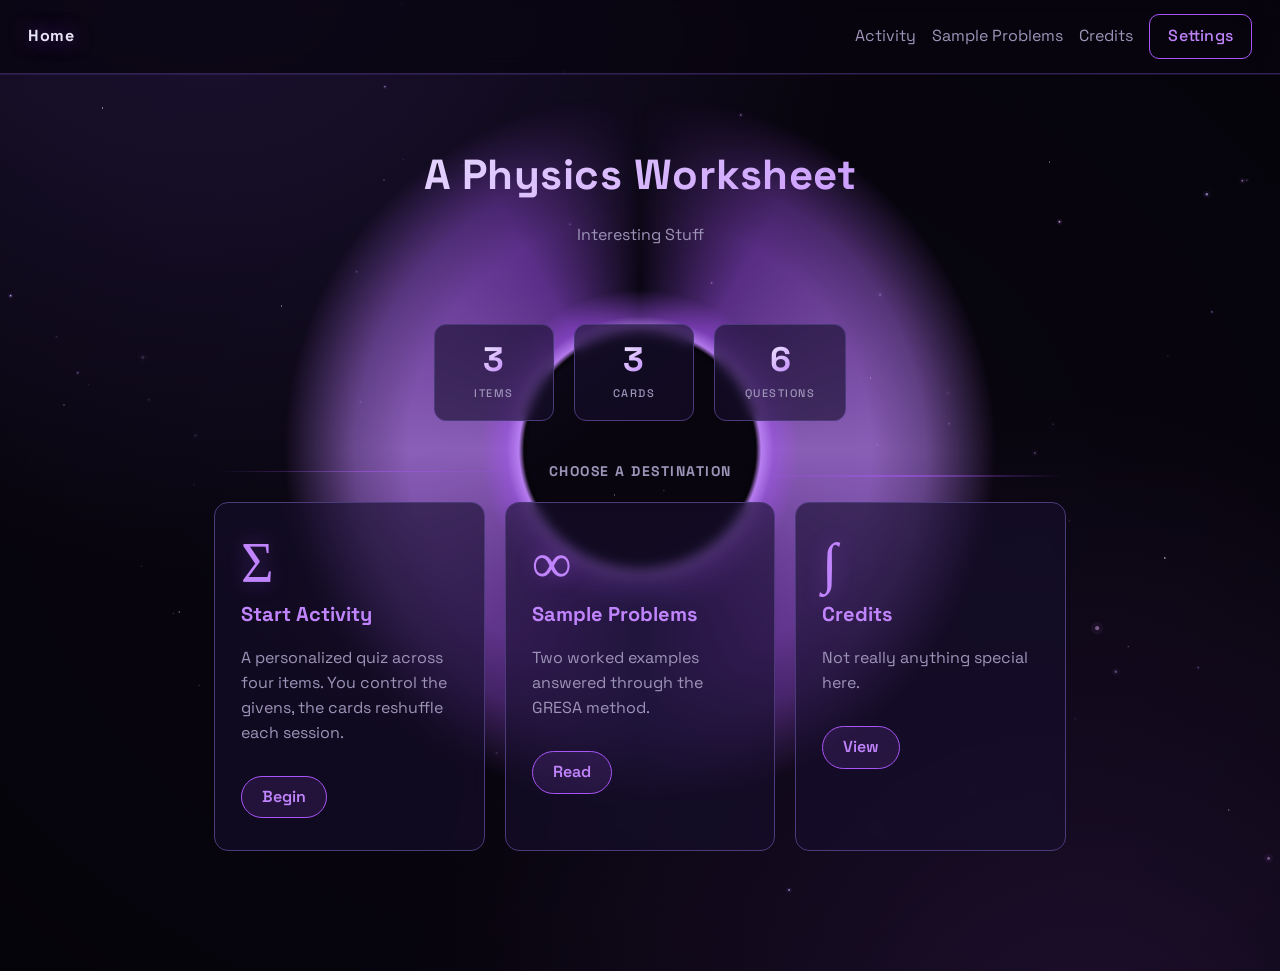
<file: index.html>
<!doctype html>
<html lang="en">
<head>
  <meta charset="utf-8">
  <meta name="viewport" content="width=device-width, initial-scale=1">
  <title>The Forces Be With You</title>
  <link rel="preconnect" href="https://fonts.googleapis.com">
  <link rel="preconnect" href="https://fonts.gstatic.com" crossorigin>
  <link rel="stylesheet" href="https://fonts.googleapis.com/css2?family=Space+Grotesk:wght@400;500;600;700&display=swap">
  <link rel="stylesheet" href="css/style.css">
</head>
<body>

<div id="blackhole" aria-hidden="true"></div>
<canvas id="particles-canvas" aria-hidden="true"></canvas>

<header class="topbar">
  <a href="index.html" class="brand">Home</a>
  <nav>
    <a href="activity.html">Activity</a>
    <a href="sample.html">Sample Problems</a>
    <a href="credits.html">Credits</a>
    <button id="settings-btn" type="button" class="ghost">Settings</button>
  </nav>
</header>

<main>
  <section class="hero">
    <h1>A Physics Worksheet</h1>
    <p class="muted">Interesting Stuff</p>
  </section>

  <div class="quick-stats">
    <div class="quick-stat">
      <span class="quick-stat-value" id="stat-items">—</span>
      <span class="quick-stat-label">Items</span>
    </div>
    <div class="quick-stat">
      <span class="quick-stat-value" id="stat-cards">—</span>
      <span class="quick-stat-label">Cards</span>
    </div>
    <div class="quick-stat">
      <span class="quick-stat-value" id="stat-questions">—</span>
      <span class="quick-stat-label">Questions</span>
    </div>
  </div>

  <h2 class="section-header">Choose a destination</h2>

  <div class="option-grid">
    <a href="activity.html" class="game-card">
      <div class="game-card-icon" aria-hidden="true">&Sigma;</div>
      <h2>Start Activity</h2>
      <p class="muted">A personalized quiz across four items. You control the givens, the cards reshuffle each session.</p>
      <span class="game-card-cta">Begin</span>
    </a>
    <a href="sample.html" class="game-card">
      <div class="game-card-icon" aria-hidden="true">&infin;</div>
      <h2>Sample Problems</h2>
      <p class="muted">Two worked examples answered through the GRESA method.</p>
      <span class="game-card-cta">Read</span>
    </a>
    <a href="credits.html" class="game-card">
      <div class="game-card-icon" aria-hidden="true">&int;</div>
      <h2>Credits</h2>
      <p class="muted">Not really anything special here.</p>
      <span class="game-card-cta">View</span>
    </a>
  </div>
</main>

<dialog id="settings-dialog">
  <form method="dialog">
    <h2>Settings</h2>
    <label><input type="checkbox" id="opt-hints"> Show hint button during quiz</label>
    <label><input type="checkbox" id="opt-particles"> Show background particles</label>
    <p class="muted">Hints are off by default. Particles are on by default and can be turned off on lower-end devices.</p>
    <button id="settings-save" class="primary" type="button">Save</button>
    <button class="ghost" type="button" onclick="document.getElementById('settings-dialog').close()">Cancel</button>
  </form>
</dialog>

<script>
  const dlg = document.getElementById("settings-dialog");
  const hints = document.getElementById("opt-hints");
  const parts = document.getElementById("opt-particles");

  document.getElementById("settings-btn").addEventListener("click", () => {
    try {
      const s = JSON.parse(localStorage.getItem("sat.settings") || "{}");
      hints.checked = s.hints === true;
      parts.checked = s.particles !== false;
    } catch (_) {
      hints.checked = false;
      parts.checked = true;
    }
    dlg.showModal();
  });

  document.getElementById("settings-save").addEventListener("click", () => {
    const s = { hints: hints.checked, particles: parts.checked };
    localStorage.setItem("sat.settings", JSON.stringify(s));
    if (window.__particles) window.__particles.apply();
    dlg.close();
  });
</script>

<script type="module">
  try {
    const { QUESTION_BANK } = await import("./js/questions.js");
    const items = new Set();
    let total = 0;
    QUESTION_BANK.forEach((c) => {
      items.add(c.item);
      total += c.subQuestions.length;
    });
    document.getElementById("stat-items").textContent = items.size;
    document.getElementById("stat-cards").textContent = QUESTION_BANK.length;
    document.getElementById("stat-questions").textContent = total;
  } catch (e) {
    console.warn("Could not load question stats:", e);
  }
</script>

<script src="js/particles.js" defer></script>

</body>
</html>
</file>
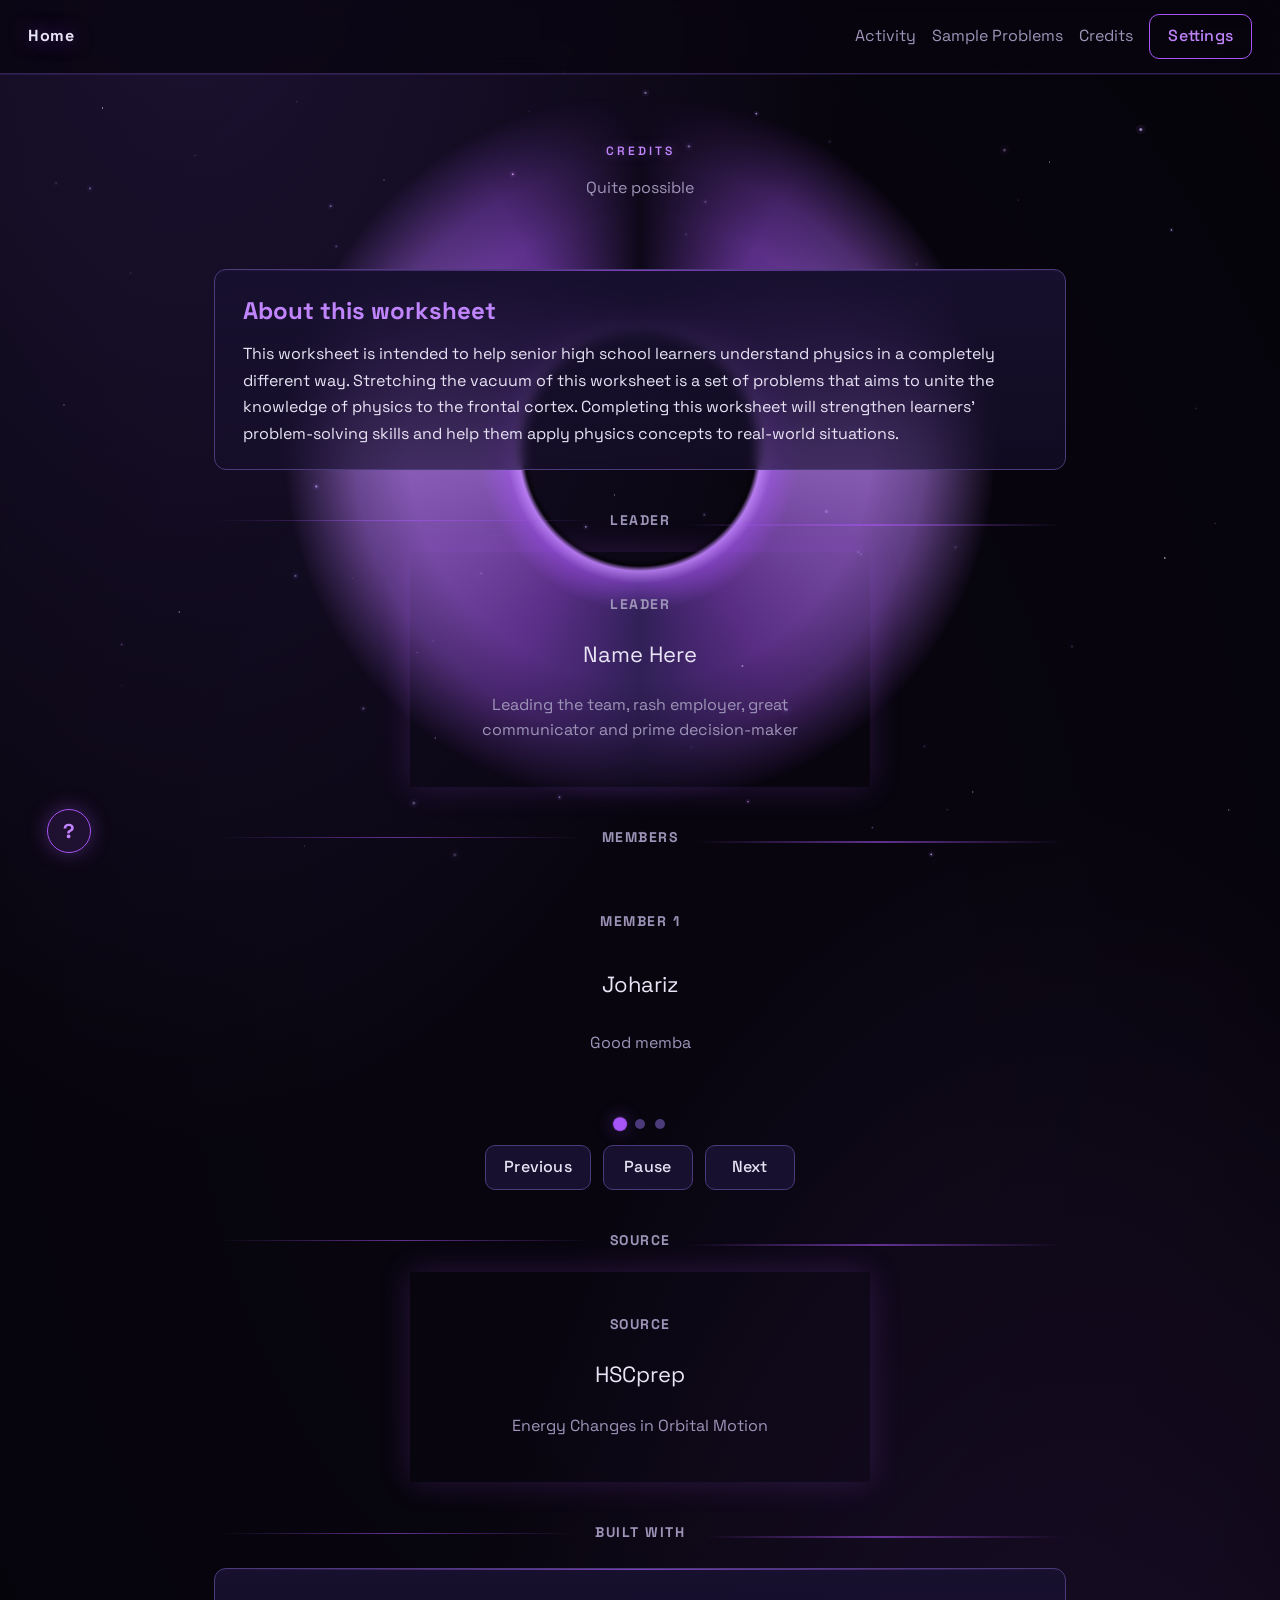
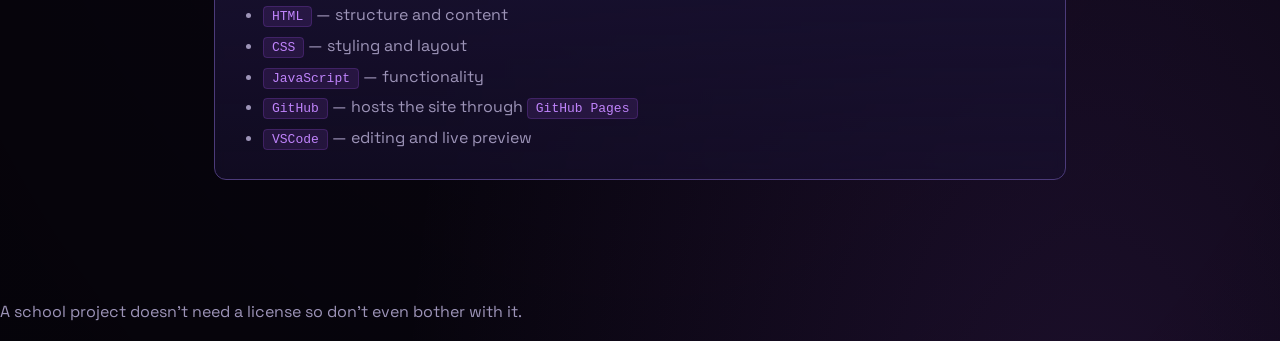
<file: credits.html>
<!doctype html>
<html lang="en">
<head>
  <meta charset="utf-8">
  <meta name="viewport" content="width=device-width, initial-scale=1">
  <title>Credits | The Forces Be With You</title>
  <link rel="preconnect" href="https://fonts.googleapis.com">
  <link rel="preconnect" href="https://fonts.gstatic.com" crossorigin>
  <link rel="stylesheet" href="https://fonts.googleapis.com/css2?family=Space+Grotesk:wght@400;500;600;700&display=swap">
  <link rel="stylesheet" href="css/style.css">
</head>
<body id="top">
<div id="blackhole" aria-hidden="true"></div>
<canvas id="particles-canvas" aria-hidden="true"></canvas>

<header class="topbar">
  <a href="index.html" class="brand">Home</a>
  <nav>
    <a href="activity.html">Activity</a>
    <a href="sample.html">Sample Problems</a>
    <a href="credits.html">Credits</a>
    <button id="settings-btn" type="button" class="ghost">Settings</button>
  </nav>
</header>

<main>
  <section class="hero">
    <p class="eyebrow">Credits</p>
    <p class="muted">Quite possible</p>
  </section>

  <div class="about-panel">
    <h2>About this worksheet</h2>
    <p>This worksheet is intended to help senior high school learners understand physics in a completely different way. Stretching the vacuum of this worksheet is a set of problems that aims to unite the knowledge of physics to the frontal cortex. Completing this worksheet will strengthen learners’ problem-solving skills and help them apply physics concepts to real-world situations.
</p>
  </div>

  <!-- LEADER: edit name and role text here. -->
  <h2 class="section-header">Leader</h2>
  <div class="leader-card">
    <div class="credit-card">
      <h3>Leader</h3>
      <p class="credit-name">Name Here</p>
      <p class="muted">Leading the team, rash employer, great communicator and prime decision-maker</p>
    </div>
  </div>

  <!-- MEMBERS: each <div class="credit-card"> inside .carousel-track is one slide.
       Add or remove slides by copying a whole block. The dots and controls adapt. -->
  <h2 class="section-header">Members</h2>
  <div class="member-carousel" role="region" aria-label="Member carousel" aria-roledescription="carousel">
    <div class="carousel-viewport">
      <div class="carousel-track">
        <div class="credit-card">
          <h3>Member 1</h3>
          <p class="credit-name">Johariz</p>
          <p class="muted">Good memba</p>
        </div>
        <div class="credit-card">
          <h3>Member 2</h3>
          <p class="credit-name">Elijah</p>
          <p class="muted">Good memba</p>
        </div>
        <div class="credit-card">
          <h3>Member 3</h3>
          <p class="credit-name">Rupert</p>
          <p class="muted">Good memba</p>
        </div>
      </div>
    </div>
    <div class="carousel-dots" id="carousel-dots" aria-hidden="true"></div>
    <div class="carousel-controls">
      <button type="button" class="carousel-prev" aria-label="Previous member">Previous</button>
      <button type="button" class="carousel-pause" aria-label="Pause rotation">Pause</button>
      <button type="button" class="carousel-next" aria-label="Next member">Next</button>
    </div>
  </div>

  <!-- SOURCE: edit text here. -->
  <h2 class="section-header">Source</h2>
  <div class="leader-card">
    <div class="credit-card">
      <h3>Source</h3>
      <p class="credit-name">HSCprep</p>
      <p class="muted">Energy Changes in Orbital Motion</p>
    </div>
  </div>

  <h2 class="section-header">Built with</h2>
  <div class="about-panel">
    <ul class="edit-list">
      <li><code>HTML</code> — structure and content</li>
      <li><code>CSS</code> — styling and layout</li>
      <li><code>JavaScript</code> — functionality</li>
      <li><code>GitHub</code> — hosts the site through <code>GitHub Pages</code></li>
      <li><code>VSCode</code> — editing and live preview</li>
    </ul>
  </div>
</main>

<div class="wandering-wrap">
  <a href="playground.html" class="wandering-btn" aria-label="Enter playground">?</a>
</div>

<footer class="credits-footer">
  <div class="footer-inner">
    <p class="muted">A school project doesn't need a license so don't even bother with it.</p>
  </div>
</footer>

<dialog id="settings-dialog">
  <form method="dialog">
    <h2>Settings</h2>
    <label><input type="checkbox" id="opt-hints"> Show hint button during quiz</label>
    <label><input type="checkbox" id="opt-particles"> Show background particles</label>
    <p class="muted">Hints are off by default. Particles are on by default and can be turned off on lower-end devices.</p>
    <button id="settings-save" class="primary" type="button">Save</button>
    <button class="ghost" type="button" onclick="document.getElementById('settings-dialog').close()">Cancel</button>
  </form>
</dialog>

<script>
  // ---- Settings dialog ----
  const dlg = document.getElementById("settings-dialog");
  const hints = document.getElementById("opt-hints");
  const parts = document.getElementById("opt-particles");

  document.getElementById("settings-btn").addEventListener("click", () => {
    try {
      const s = JSON.parse(localStorage.getItem("sat.settings") || "{}");
      hints.checked = s.hints === true;
      parts.checked = s.particles !== false;
    } catch (_) {
      hints.checked = false;
      parts.checked = true;
    }
    dlg.showModal();
  });

  document.getElementById("settings-save").addEventListener("click", () => {
    const s = { hints: hints.checked, particles: parts.checked };
    localStorage.setItem("sat.settings", JSON.stringify(s));
    if (window.__particles) window.__particles.apply();
    dlg.close();
  });

  // ---- Wandering button ----
  const isTouch = window.matchMedia("(hover: none) and (pointer: coarse)").matches;
  const wrap = document.querySelector(".wandering-wrap");
  const wBtn = document.querySelector(".wandering-btn");
  if (wrap && wBtn && !isTouch) {
    wrap.addEventListener("mouseenter", () => {
      const angle = Math.random() * Math.PI * 2;
      const dist = 14 + Math.random() * 18;
      const dx = Math.cos(angle) * dist;
      const dy = Math.sin(angle) * dist;
      wBtn.style.transform = `translate(calc(-50% + ${dx}px), calc(-50% + ${dy}px))`;
    });
    wrap.addEventListener("mouseleave", () => {
      wBtn.style.transform = "translate(-50%, -50%)";
    });
  }

  // ---- Member carousel ----
  (function () {
    const carousel = document.querySelector(".member-carousel");
    if (!carousel) return;
    const track = carousel.querySelector(".carousel-track");
    const cards = Array.from(track.children);
    const prevBtn = carousel.querySelector(".carousel-prev");
    const nextBtn = carousel.querySelector(".carousel-next");
    const pauseBtn = carousel.querySelector(".carousel-pause");
    const dotsContainer = document.getElementById("carousel-dots");

    const INTERVAL = 5000;
    let current = 0;
    let paused = false;
    let hovered = false;
    let timer = null;

    // Build dots
    cards.forEach((_, i) => {
      const dot = document.createElement("button");
      dot.type = "button";
      dot.className = "carousel-dot" + (i === 0 ? " active" : "");
      dot.setAttribute("aria-label", `Go to slide ${i + 1}`);
      dot.addEventListener("click", () => {
        goTo(i);
        resetTimer();
      });
      dotsContainer.appendChild(dot);
    });
    const dots = Array.from(dotsContainer.children);

    function goTo(index) {
      current = ((index % cards.length) + cards.length) % cards.length;
      track.style.transform = `translateX(-${current * 100}%)`;
      dots.forEach((d, i) => d.classList.toggle("active", i === current));
    }

    function next() { goTo(current + 1); resetTimer(); }
    function prev() { goTo(current - 1); resetTimer(); }

    function resetTimer() {
      if (timer) { clearTimeout(timer); timer = null; }
      if (paused || hovered) return;
      timer = setTimeout(() => {
        goTo(current + 1);
        resetTimer();
      }, INTERVAL);
    }

    function togglePause() {
      paused = !paused;
      pauseBtn.textContent = paused ? "Resume" : "Pause";
      pauseBtn.setAttribute("aria-label", paused ? "Resume rotation" : "Pause rotation");
      pauseBtn.classList.toggle("paused", paused);
      if (paused) {
        if (timer) { clearTimeout(timer); timer = null; }
      } else {
        resetTimer();
      }
    }

    prevBtn.addEventListener("click", prev);
    nextBtn.addEventListener("click", next);
    pauseBtn.addEventListener("click", togglePause);

    carousel.addEventListener("mouseenter", () => {
      hovered = true;
      if (timer) { clearTimeout(timer); timer = null; }
    });
    carousel.addEventListener("mouseleave", () => {
      hovered = false;
      if (!paused) resetTimer();
    });

    // Single-card case: hide controls and dots
    if (cards.length <= 1) {
      carousel.querySelector(".carousel-controls").style.display = "none";
      dotsContainer.style.display = "none";
    } else if (window.matchMedia("(prefers-reduced-motion: reduce)").matches) {
      // Respect reduced motion: start paused
      paused = true;
      pauseBtn.textContent = "Resume";
      pauseBtn.setAttribute("aria-label", "Resume rotation");
      pauseBtn.classList.add("paused");
    } else {
      resetTimer();
    }
  })();
</script>

<script src="js/particles.js" defer></script>
</body>
</html>
</file>
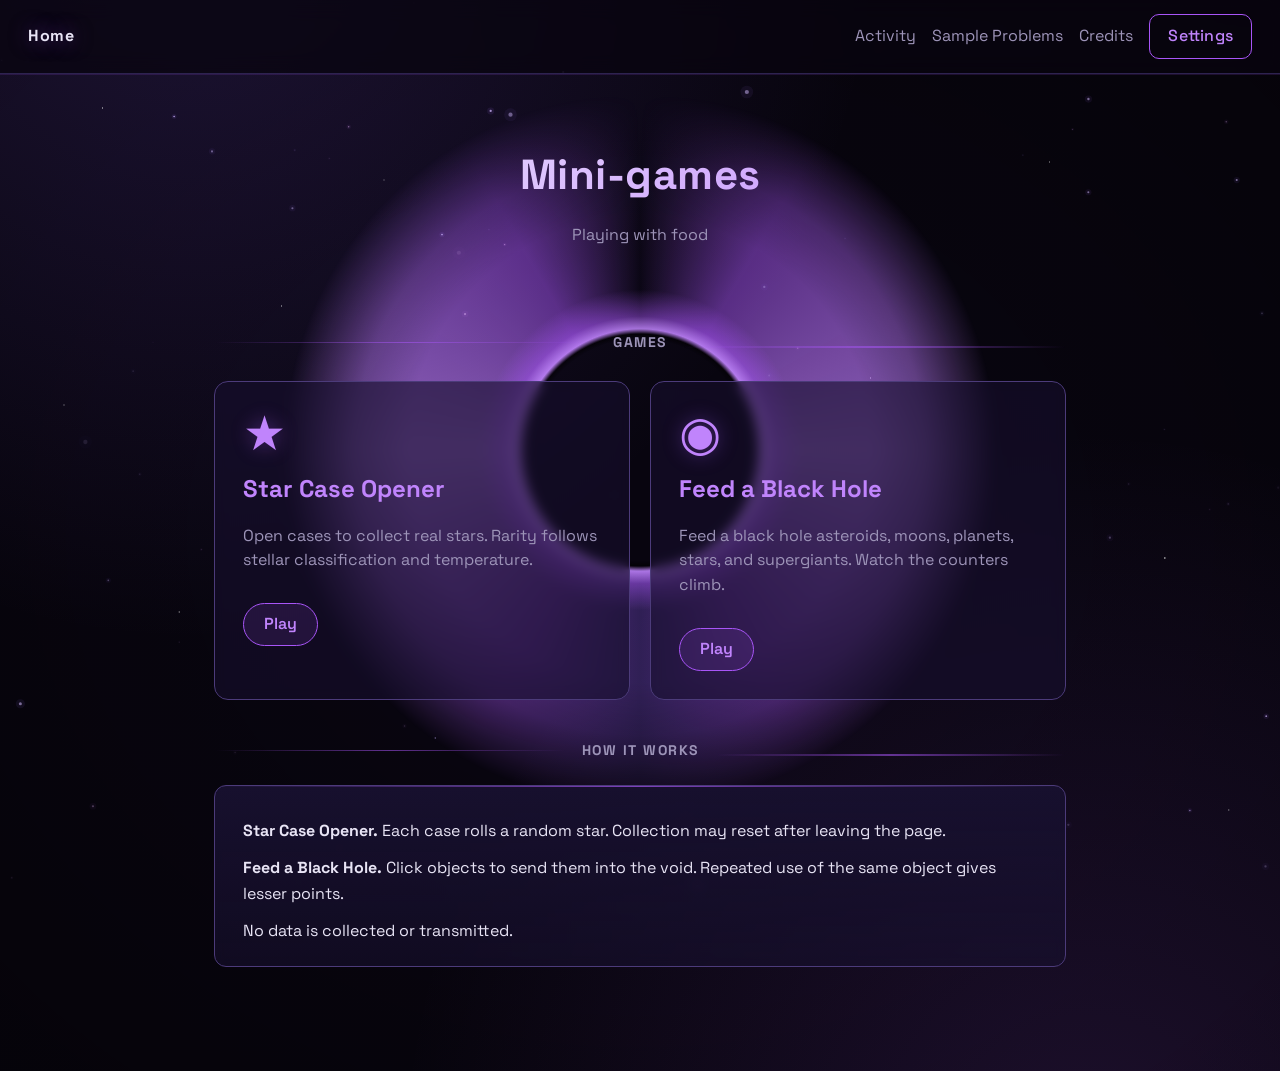
<file: playground.html>
<!doctype html>
<html lang="en">
<head>
  <meta charset="utf-8">
  <meta name="viewport" content="width=device-width, initial-scale=1">
  <title>Playground | The Forces Be With You</title>
  <link rel="preconnect" href="https://fonts.googleapis.com">
  <link rel="preconnect" href="https://fonts.gstatic.com" crossorigin>
  <link rel="stylesheet" href="https://fonts.googleapis.com/css2?family=Space+Grotesk:wght@400;500;600;700&display=swap">
  <link rel="stylesheet" href="css/style.css">
</head>
<body>
<div id="blackhole" aria-hidden="true"></div>
<canvas id="particles-canvas" aria-hidden="true"></canvas>

<header class="topbar">
  <a href="index.html" class="brand">Home</a>
  <nav>
    <a href="activity.html">Activity</a>
    <a href="sample.html">Sample Problems</a>
    <a href="credits.html">Credits</a>
    <button id="settings-btn" type="button" class="ghost">Settings</button>
  </nav>
</header>

<main>
  <section class="hero">
    <h1>Mini-games</h1>
    <p class="muted">Playing with food</p>
  </section>

  <h2 class="section-header">Games</h2>

  <div class="game-cards">
    <a href="case-opener.html" class="game-card">
      <div class="game-card-icon" aria-hidden="true">&#9733;</div>
      <h2>Star Case Opener</h2>
      <p class="muted">Open cases to collect real stars. Rarity follows stellar classification and temperature.</p>
      <span class="game-card-cta">Play</span>
    </a>
    <a href="feed-blackhole.html" class="game-card">
      <div class="game-card-icon" aria-hidden="true">&#9673;</div>
      <h2>Feed a Black Hole</h2>
      <p class="muted">Feed a black hole asteroids, moons, planets, stars, and supergiants. Watch the counters climb.</p>
      <span class="game-card-cta">Play</span>
    </a>
  </div>

  <h2 class="section-header">How it works</h2>
  <div class="about-panel">
    <p><strong>Star Case Opener.</strong> Each case rolls a random star. Collection may reset after leaving the page.</p>
    <p><strong>Feed a Black Hole.</strong> Click objects to send them into the void. Repeated use of the same object gives lesser points.</p>
    <p class="muted">No data is collected or transmitted.</p>
  </div>
</main>

<dialog id="settings-dialog">
  <form method="dialog">
    <h2>Settings</h2>
    <label><input type="checkbox" id="opt-hints"> Show hint button during quiz</label>
    <label><input type="checkbox" id="opt-particles"> Show background particles</label>
    <p class="muted">Hints are off by default. Particles are on by default and can be turned off on lower-end devices.</p>
    <button id="settings-save" class="primary" type="button">Save</button>
    <button class="ghost" type="button" onclick="document.getElementById('settings-dialog').close()">Cancel</button>
  </form>
</dialog>

<script>
  const dlg = document.getElementById("settings-dialog");
  const hints = document.getElementById("opt-hints");
  const parts = document.getElementById("opt-particles");

  document.getElementById("settings-btn").addEventListener("click", () => {
    try {
      const s = JSON.parse(localStorage.getItem("sat.settings") || "{}");
      hints.checked = s.hints === true;
      parts.checked = s.particles !== false;
    } catch (_) {
      hints.checked = false;
      parts.checked = true;
    }
    dlg.showModal();
  });

  document.getElementById("settings-save").addEventListener("click", () => {
    const s = { hints: hints.checked, particles: parts.checked };
    localStorage.setItem("sat.settings", JSON.stringify(s));
    if (window.__particles) window.__particles.apply();
    dlg.close();
  });
</script>

<script src="js/particles.js" defer></script>
</body>
</html>
</file>
<file: css/style.css>
:root {
  --bg: #08050f;
  --bg-2: #0f0a1e;
  --bg-3: #17102e;
  --panel: rgba(23, 16, 46, 0.62);
  --ink: #e8e4f5;
  --muted: #9d94b8;
  --line: #2d2350;
  --line-strong: #4c3b7a;
  --accent: #a855f7;
  --accent-bright: #c084fc;
  --accent-dim: #7c3aed;
  --accent-soft: rgba(168, 85, 247, 0.12);
  --accent-glow: rgba(168, 85, 247, 0.4);
  --ok: #34d399;
  --ok-soft: rgba(52, 211, 153, 0.12);
  --bad: #f87171;
  --bad-soft: rgba(248, 113, 113, 0.12);
  --warn: #fbbf24;
  --warn-soft: rgba(251, 191, 36, 0.1);
}

* { box-sizing: border-box; }
html { scroll-behavior: smooth; }

body {
  font-family: "Space Grotesk", system-ui, -apple-system, "Segoe UI", Roboto, sans-serif;
  color: var(--ink);
  background:
    radial-gradient(ellipse at 15% -10%, rgba(139, 92, 246, 0.18) 0%, transparent 45%),
    radial-gradient(ellipse at 85% 110%, rgba(168, 85, 247, 0.14) 0%, transparent 45%),
    radial-gradient(ellipse at 50% 50%, transparent 30%, rgba(0, 0, 0, 0.35) 100%),
    var(--bg);
  margin: 0;
  line-height: 1.55;
  min-height: 100vh;
  position: relative;
  isolation: isolate;
  overflow-x: hidden;
}

/* Static star field */
body::before {
  content: "";
  position: fixed;
  inset: 0;
  pointer-events: none;
  z-index: -3;
  background-image:
    radial-gradient(1px 1px at 8% 12%, #ffffff, transparent),
    radial-gradient(1px 1px at 22% 34%, rgba(255, 255, 255, 0.85), transparent),
    radial-gradient(1.5px 1.5px at 44% 8%, rgba(200, 180, 255, 0.95), transparent),
    radial-gradient(1px 1px at 68% 42%, #ffffff, transparent),
    radial-gradient(1px 1px at 82% 18%, rgba(255, 255, 255, 0.7), transparent),
    radial-gradient(1.2px 1.2px at 91% 62%, #ffffff, transparent),
    radial-gradient(1px 1px at 14% 68%, rgba(255, 255, 255, 0.8), transparent),
    radial-gradient(1px 1px at 34% 82%, rgba(200, 180, 255, 0.85), transparent),
    radial-gradient(1.4px 1.4px at 58% 74%, #ffffff, transparent),
    radial-gradient(1px 1px at 76% 88%, rgba(255, 255, 255, 0.75), transparent),
    radial-gradient(1px 1px at 5% 45%, rgba(255, 255, 255, 0.6), transparent),
    radial-gradient(1px 1px at 48% 55%, rgba(255, 255, 255, 0.65), transparent),
    radial-gradient(1px 1px at 96% 90%, rgba(255, 255, 255, 0.7), transparent),
    radial-gradient(1px 1px at 30% 20%, rgba(255, 255, 255, 0.5), transparent);
  animation: twinkle 8s ease-in-out infinite;
  opacity: 0.9;
}

/* Particle canvas */
#particles-canvas {
  position: fixed;
  inset: 0;
  width: 100%;
  height: 100%;
  pointer-events: none;
  z-index: -1;
}

@keyframes blackholeSpin {
  from { transform: translate(-50%, -50%) rotate(0deg); }
  to   { transform: translate(-50%, -50%) rotate(360deg); }
}
@keyframes blackholePulse {
  0%, 100% { opacity: 0.65; }
  50%      { opacity: 1; }
}
@keyframes twinkle {
  0%, 100% { opacity: 0.9; }
  50%      { opacity: 0.5; }
}
@keyframes fadeSlide {
  from { opacity: 0; transform: translateY(8px); }
  to   { opacity: 1; transform: translateY(0); }
}

/* Topbar */
.topbar {
  display: flex;
  align-items: center;
  justify-content: space-between;
  padding: 14px 28px;
  border-bottom: 1px solid var(--line);
  background: rgba(8, 5, 15, 0.75);
  backdrop-filter: blur(10px);
  position: sticky;
  top: 0;
  z-index: 10;
  box-shadow: 0 1px 0 rgba(168, 85, 247, 0.15);
}
.topbar .brand {
  font-weight: 700;
  text-decoration: none;
  color: var(--ink);
  letter-spacing: 0.5px;
  text-shadow: 0 0 20px rgba(168, 85, 247, 0.5);
  transition: color 0.2s;
}
.topbar .brand:hover { color: var(--accent-bright); }
.topbar nav { display: flex; gap: 16px; align-items: center; }
.topbar nav a {
  text-decoration: none;
  color: var(--muted);
  transition: color 0.2s;
  position: relative;
}
.topbar nav a:hover { color: var(--accent-bright); }
.topbar nav a::after {
  content: "";
  position: absolute;
  left: 0; right: 0; bottom: -4px;
  height: 2px;
  background: var(--accent);
  transform: scaleX(0);
  transform-origin: left;
  transition: transform 0.25s ease;
  border-radius: 1px;
}
.topbar nav a:hover::after { transform: scaleX(1); }

main {
  max-width: 900px;
  margin: 0 auto;
  padding: 28px 24px 80px;
  position: relative;
  z-index: 1;
}

.panel { padding: 8px 0; animation: fadeSlide 0.4s ease; }
.hidden { display: none !important; }
.muted { color: var(--muted); }

h1 {
  font-size: 28px;
  margin: 8px 0 12px;
  letter-spacing: 0.3px;
  background: linear-gradient(135deg, #f0ecff 0%, #c084fc 100%);
  -webkit-background-clip: text;
  background-clip: text;
  color: transparent;
}
h2 { margin: 20px 0 10px; color: var(--accent-bright); }
h3, h4 { color: var(--accent-bright); }

fieldset {
  border: 1px solid var(--line);
  border-radius: 12px;
  margin: 18px 0;
  padding: 14px 18px;
  background: var(--panel);
  backdrop-filter: blur(6px);
}
legend { padding: 0 8px; font-weight: 600; color: var(--accent-bright); }
fieldset label {
  display: block;
  margin: 8px 0;
  cursor: pointer;
  transition: color 0.2s;
}
fieldset label:hover { color: var(--accent-bright); }

.subpanel {
  margin: 14px 0;
  padding: 14px 18px;
  background: var(--bg-3);
  border: 1px solid var(--line);
  border-radius: 12px;
  animation: fadeSlide 0.3s ease;
}

.grid3 { display: grid; grid-template-columns: repeat(3, 1fr); gap: 14px; }
.grid3 input { width: 100%; }

button, select, input, textarea { font: inherit; color: var(--ink); }

input[type="number"], input[type="text"], select, textarea {
  padding: 9px 12px;
  border: 1px solid var(--line-strong);
  border-radius: 8px;
  background: rgba(8, 5, 15, 0.6);
  transition: border-color 0.2s, box-shadow 0.2s, background 0.2s;
  width: 100%;
}
input[type="number"]:focus, input[type="text"]:focus, select:focus, textarea:focus {
  outline: none;
  border-color: var(--accent);
  box-shadow: 0 0 0 3px var(--accent-soft), 0 0 20px var(--accent-glow);
  background: rgba(23, 16, 46, 0.8);
}
input[type="radio"] { accent-color: var(--accent); margin-right: 6px; width: auto; }

button {
  padding: 9px 18px;
  border-radius: 10px;
  border: 1px solid var(--line-strong);
  background: var(--bg-3);
  color: var(--ink);
  cursor: pointer;
  font-weight: 500;
  transition: transform 0.15s, box-shadow 0.25s, background 0.2s, border-color 0.2s, color 0.2s;
  letter-spacing: 0.2px;
}
button:hover:not(:disabled) {
  border-color: var(--accent);
  color: var(--accent-bright);
  box-shadow: 0 0 18px var(--accent-glow);
  transform: translateY(-1px);
}
button:active:not(:disabled) { transform: translateY(0); }
button.primary {
  background: linear-gradient(135deg, var(--accent-dim), var(--accent));
  border-color: var(--accent);
  color: #ffffff;
  box-shadow: 0 0 16px rgba(168, 85, 247, 0.3);
}
button.primary:hover:not(:disabled) {
  background: linear-gradient(135deg, var(--accent), var(--accent-bright));
  box-shadow: 0 0 26px rgba(192, 132, 252, 0.55);
  color: #ffffff;
  transform: translateY(-1px);
}
button.ghost {
  background: transparent;
  border-color: var(--accent);
  color: var(--accent-bright);
}
button.ghost:hover:not(:disabled) { background: var(--accent-soft); }
button:disabled { opacity: 0.45; cursor: not-allowed; box-shadow: none; transform: none; }

.progressbar {
  height: 8px;
  background: rgba(45, 35, 80, 0.6);
  border-radius: 999px;
  overflow: hidden;
  margin: 10px 0 26px;
  border: 1px solid var(--line);
}
.progressbar > div {
  height: 100%;
  background: linear-gradient(90deg, var(--accent-dim), var(--accent-bright));
  width: 0;
  transition: width 0.4s cubic-bezier(0.4, 0, 0.2, 1);
  box-shadow: 0 0 12px var(--accent-glow);
}

.quiz-header {
  display: flex;
  justify-content: space-between;
  color: var(--muted);
  font-size: 14px;
  letter-spacing: 0.3px;
}

.subquestion {
  border-top: 1px solid var(--line);
  padding: 18px 0;
  animation: fadeSlide 0.35s ease;
}
.subquestion:first-of-type { border-top: none; }
.subq-label {
  font-weight: 700;
  color: var(--accent-bright);
  margin-bottom: 6px;
  letter-spacing: 0.5px;
  text-shadow: 0 0 12px rgba(192, 132, 252, 0.3);
}
.subq-prompt { margin-bottom: 14px; }
.subq-fields { display: flex; flex-direction: column; gap: 12px; }
.field-row {
  display: grid;
  grid-template-columns: 220px 1fr auto;
  gap: 14px;
  align-items: center;
}
.field-row input, .field-row select { width: 100%; }
.field-row input.field-correct, .field-row select.field-correct {
  border-color: var(--ok);
  background: var(--ok-soft);
  color: var(--ok);
  box-shadow: 0 0 12px rgba(52, 211, 153, 0.25);
}
.field-row input.field-wrong, .field-row select.field-wrong {
  border-color: var(--bad);
  background: var(--bad-soft);
  color: var(--bad);
  box-shadow: 0 0 12px rgba(248, 113, 113, 0.25);
}
.field-mark { font-size: 13px; font-weight: 600; letter-spacing: 0.3px; }
.field-mark.ok { color: var(--ok); text-shadow: 0 0 10px rgba(52, 211, 153, 0.4); }
.field-mark.bad { color: var(--bad); text-shadow: 0 0 10px rgba(248, 113, 113, 0.4); }

.subq-solution {
  background: var(--bg-3);
  border: 1px solid var(--line-strong);
  border-left: 3px solid var(--accent);
  border-radius: 10px;
  padding: 14px 18px;
  margin-top: 14px;
  animation: fadeSlide 0.4s ease;
}
.subq-solution h4 { margin-top: 0; }
.subq-solution p { margin: 6px 0; }
.dep-note { color: var(--bad); font-weight: 600; }

.available-card, .info-block, .preview-card {
  border: 1px solid var(--line-strong);
  border-radius: 12px;
  padding: 16px 20px;
  margin: 18px 0;
  background: var(--panel);
  backdrop-filter: blur(6px);
  position: relative;
  overflow: hidden;
}
.available-card::before, .info-block::before {
  content: "";
  position: absolute;
  top: 0; left: 0; right: 0;
  height: 1px;
  background: linear-gradient(90deg, transparent, var(--accent), transparent);
  opacity: 0.7;
}
.available-card h3, .info-block h3 { margin-top: 0; }
.available-card p { margin: 6px 0; }
.info-block { background: linear-gradient(180deg, var(--bg-3), var(--panel)); }
.info-block p { color: var(--muted); }
.info-block code {
  background: rgba(168, 85, 247, 0.12);
  color: var(--accent-bright);
  padding: 2px 8px;
  border-radius: 4px;
  font-size: 13px;
  border: 1px solid rgba(168, 85, 247, 0.2);
}

.error {
  color: var(--bad);
  background: var(--bad-soft);
  border: 1px solid rgba(248, 113, 113, 0.3);
  padding: 10px 14px;
  border-radius: 8px;
  margin: 12px 0;
  animation: fadeSlide 0.3s ease;
}

.hint {
  padding: 12px 16px;
  border: 1px dashed var(--accent);
  border-radius: 10px;
  margin-top: 14px;
  background: var(--accent-soft);
  color: var(--accent-bright);
  animation: fadeSlide 0.3s ease;
}

.actions {
  display: flex;
  gap: 10px;
  justify-content: flex-end;
  margin-top: 20px;
  flex-wrap: wrap;
}
.actions a.ghost {
  padding: 9px 18px;
  border-radius: 10px;
  border: 1px solid var(--accent);
  text-decoration: none;
  color: var(--accent-bright);
  transition: background 0.2s;
  display: inline-flex;
  align-items: center;
}
.actions a.ghost:hover { background: var(--accent-soft); }

.options .option {
  display: flex;
  align-items: flex-start;
  gap: 10px;
  padding: 12px 16px;
  border: 1px solid var(--line-strong);
  border-radius: 10px;
  margin: 8px 0;
  cursor: pointer;
  background: var(--panel);
  transition: border-color 0.2s, background 0.2s, box-shadow 0.2s;
}
.options .option:hover {
  border-color: var(--accent);
  background: var(--accent-soft);
  box-shadow: 0 0 14px rgba(168, 85, 247, 0.15);
}
.options .option input[type="radio"] { margin-top: 3px; }

.feedback {
  padding: 14px 18px;
  border-radius: 10px;
  margin-top: 14px;
  border: 1px solid var(--line);
  animation: fadeSlide 0.3s ease;
}
.feedback.correct   { background: var(--ok-soft);   color: var(--ok);   border-color: rgba(52, 211, 153, 0.3); }
.feedback.incorrect { background: var(--bad-soft);  color: var(--bad);  border-color: rgba(248, 113, 113, 0.3); }
.feedback.invalid   { background: var(--warn-soft); color: var(--warn); border-color: rgba(251, 191, 36, 0.3); }
.feedback.info      { background: var(--accent-soft); color: var(--ink); border-color: var(--accent); }

.solution {
  padding: 14px 18px;
  border: 1px solid var(--line-strong);
  border-left: 3px solid var(--accent);
  border-radius: 10px;
  margin-top: 14px;
  background: var(--bg-3);
}

table.options { width: 100%; border-collapse: collapse; margin: 12px 0; }
table.options th, table.options td {
  text-align: left;
  padding: 12px 14px;
  border-bottom: 1px solid var(--line);
}
table.options th { color: var(--accent-bright); font-weight: 600; }
table.options tbody tr { transition: background 0.2s; }
table.options tbody tr:hover { background: var(--accent-soft); }

.review-card {
  border: 1px solid var(--line-strong);
  border-radius: 10px;
  padding: 14px 18px;
  margin: 10px 0;
  background: var(--panel);
}
.self-assess { margin-top: 12px; display: flex; gap: 10px; flex-wrap: wrap; }

dialog {
  border: 1px solid var(--accent);
  border-radius: 14px;
  padding: 24px 28px;
  max-width: 440px;
  width: 90%;
  background: var(--bg-2);
  color: var(--ink);
  box-shadow: 0 0 40px rgba(168, 85, 247, 0.35);
}
dialog::backdrop { background: rgba(3, 1, 8, 0.75); backdrop-filter: blur(4px); }
dialog h2 { margin-top: 0; }
dialog form { display: flex; flex-direction: column; gap: 12px; }
dialog label {
  display: flex;
  align-items: center;
  gap: 8px;
  padding: 10px 12px;
  border: 1px solid var(--line-strong);
  border-radius: 8px;
  cursor: pointer;
  transition: border-color 0.2s, background 0.2s;
}
dialog label:hover { border-color: var(--accent); background: var(--accent-soft); }

::-webkit-scrollbar { width: 10px; height: 10px; }
::-webkit-scrollbar-track { background: var(--bg); }
::-webkit-scrollbar-thumb {
  background: var(--line-strong);
  border-radius: 5px;
  border: 2px solid var(--bg);
}
::-webkit-scrollbar-thumb:hover { background: var(--accent-dim); }
::selection { background: rgba(168, 85, 247, 0.4); color: #ffffff; }

@media (max-width: 640px) {
  main { padding: 20px 16px 60px; }
  .topbar { padding: 12px 16px; }
  .topbar nav { gap: 10px; font-size: 14px; }
  .grid3 { grid-template-columns: 1fr; }
  .field-row { grid-template-columns: 1fr; }
  h1 { font-size: 22px; }
  .actions { justify-content: stretch; }
  .actions button, .actions a.ghost { flex: 1; text-align: center; justify-content: center; }
}

@media (prefers-reduced-motion: reduce) {
  body::before,
  #blackhole,
  .panel,
  .subquestion,
  .subq-solution,
  .error,
  .hint,
  .feedback {
    animation-duration: 0.01ms !important;
    animation-iteration-count: 1 !important;
  }
  .progressbar > div { transition: none; }
}

/* ===== Improved black hole ===== */
#blackhole,
#whitehole {
  position: fixed;
  top: 50%;
  left: 50%;
  width: 140vmin;
  height: 140vmin;
  transform: translate(-50%, -50%);
  pointer-events: none;
  z-index: -2;
}

#blackhole {
  background:
    radial-gradient(circle at center,
      #000 0%,
      #000 12%,
      rgba(0, 0, 0, 0.95) 13%,
      rgba(192, 132, 252, 0.85) 13.6%,
      rgba(168, 85, 247, 0.45) 15%,
      transparent 18%
    ),
    conic-gradient(from 0deg,
      rgba(168, 85, 247, 0.0) 0deg,
      rgba(168, 85, 247, 0.5) 30deg,
      rgba(192, 132, 252, 0.7) 90deg,
      rgba(168, 85, 247, 0.5) 150deg,
      rgba(139, 92, 246, 0.3) 180deg,
      rgba(168, 85, 247, 0.5) 210deg,
      rgba(192, 132, 252, 0.7) 270deg,
      rgba(168, 85, 247, 0.5) 330deg,
      rgba(168, 85, 247, 0.0) 360deg
    );
  mask: radial-gradient(circle at center,
    transparent 0%,
    transparent 12.5%,
    #000 13.2%,
    #000 26%,
    rgba(0, 0, 0, 0.75) 32%,
    transparent 40%
  );
  -webkit-mask: radial-gradient(circle at center,
    transparent 0%,
    transparent 12.5%,
    #000 13.2%,
    #000 26%,
    rgba(0, 0, 0, 0.75) 32%,
    transparent 40%
  );
  filter: opacity(1);
  transition: filter 1.6s ease;
  animation: blackholeSpin 120s linear infinite, blackholePulse 12s ease-in-out infinite;
}

#whitehole {
  background:
    radial-gradient(circle at center,
      #ffffff 0%,
      #ffffff 12%,
      rgba(255, 255, 255, 0.95) 13%,
      rgba(165, 216, 255, 0.9) 13.6%,
      rgba(165, 216, 255, 0.5) 15%,
      transparent 18%
    ),
    conic-gradient(from 0deg,
      rgba(165, 216, 255, 0.0) 0deg,
      rgba(165, 216, 255, 0.55) 30deg,
      rgba(220, 240, 255, 0.85) 90deg,
      rgba(165, 216, 255, 0.55) 150deg,
      rgba(200, 230, 255, 0.35) 180deg,
      rgba(165, 216, 255, 0.55) 210deg,
      rgba(220, 240, 255, 0.85) 270deg,
      rgba(165, 216, 255, 0.55) 330deg,
      rgba(165, 216, 255, 0.0) 360deg
    );
  mask: radial-gradient(circle at center,
    transparent 0%,
    transparent 12.5%,
    #000 13.2%,
    #000 26%,
    rgba(0, 0, 0, 0.75) 32%,
    transparent 40%
  );
  -webkit-mask: radial-gradient(circle at center,
    transparent 0%,
    transparent 12.5%,
    #000 13.2%,
    #000 26%,
    rgba(0, 0, 0, 0.75) 32%,
    transparent 40%
  );
  filter: opacity(0);
  transition: filter 1.6s ease;
  animation: whiteholeSpin 45s linear infinite, whiteholePulse 3s ease-in-out infinite;
}

body.whitehole-mode #blackhole {
  filter: opacity(0);
}
body.whitehole-mode #whitehole {
  filter: opacity(1);
}

@keyframes blackholeSpin {
  from { transform: translate(-50%, -50%) rotate(0deg); }
  to   { transform: translate(-50%, -50%) rotate(360deg); }
}
@keyframes whiteholeSpin {
  from { transform: translate(-50%, -50%) rotate(0deg); }
  to   { transform: translate(-50%, -50%) rotate(-360deg); }
}
@keyframes blackholePulse {
  0%, 100% { opacity: 0.7; }
  50%      { opacity: 1; }
}
@keyframes whiteholePulse {
  0%, 100% { opacity: 0.85; }
  50%      { opacity: 1; }
}

/* ===== Wandering button (credits) ===== */
.wandering-wrap {
  position: fixed;
  bottom: 24px;
  left: 24px;
  width: 90px;
  height: 90px;
  z-index: 100;
}
.wandering-btn {
  position: absolute;
  left: 50%;
  top: 50%;
  transform: translate(-50%, -50%);
  width: 44px;
  height: 44px;
  border-radius: 50%;
  border: 1px solid var(--accent);
  background: var(--accent-soft);
  color: var(--accent-bright);
  font-size: 20px;
  font-weight: 700;
  display: flex;
  align-items: center;
  justify-content: center;
  text-decoration: none;
  transition: transform 1.1s ease, box-shadow 0.3s ease, background 0.3s ease, color 0.3s ease;
  box-shadow: 0 0 20px rgba(168, 85, 247, 0.35);
}
.wandering-btn:hover {
  background: var(--accent);
  color: #ffffff;
  box-shadow: 0 0 40px rgba(192, 132, 252, 0.7);
}
@media (hover: none) and (pointer: coarse) {
  .wandering-btn {
    animation: floatBob 3s ease-in-out infinite;
  }
  @keyframes floatBob {
    0%, 100% { transform: translate(-50%, -50%); }
    50%      { transform: translate(-50%, calc(-50% - 10px)); }
  }
}

/* ===== Playground cards ===== */
.game-cards {
  display: grid;
  grid-template-columns: repeat(auto-fit, minmax(280px, 1fr));
  gap: 20px;
  margin: 28px 0;
}
.game-card {
  display: block;
  border: 1px solid var(--line-strong);
  border-radius: 14px;
  padding: 28px;
  background: var(--panel);
  backdrop-filter: blur(6px);
  text-decoration: none;
  color: var(--ink);
  position: relative;
  overflow: hidden;
  transition: transform 0.35s ease, border-color 0.3s, box-shadow 0.35s;
}
.game-card::before {
  content: "";
  position: absolute;
  top: 0; left: -100%;
  width: 100%; height: 100%;
  background: linear-gradient(90deg, transparent, rgba(168, 85, 247, 0.18), transparent);
  transition: left 0.8s ease;
  pointer-events: none;
}
.game-card:hover {
  transform: translateY(-6px);
  border-color: var(--accent);
  box-shadow: 0 10px 40px rgba(168, 85, 247, 0.35), 0 0 0 1px var(--accent-bright);
}
.game-card:hover::before { left: 100%; }
.game-card h2 {
  margin-top: 12px;
  color: var(--accent-bright);
}
.game-card-icon {
  font-size: 48px;
  color: var(--accent-bright);
  line-height: 1;
  text-shadow: 0 0 20px var(--accent-glow);
}
.game-card-cta {
  display: inline-block;
  margin-top: 14px;
  padding: 8px 20px;
  border-radius: 999px;
  background: var(--accent-soft);
  color: var(--accent-bright);
  border: 1px solid var(--accent);
  font-weight: 600;
  transition: background 0.3s, color 0.3s;
}
.game-card:hover .game-card-cta {
  background: var(--accent);
  color: #ffffff;
}

/* ===== Case opener ===== */
.case-controls {
  display: flex;
  gap: 12px;
  justify-content: center;
  margin: 24px 0;
}
.reel-viewport {
  position: relative;
  overflow: hidden;
  height: 140px;
  border: 1px solid var(--line-strong);
  border-radius: 12px;
  background: rgba(8, 5, 15, 0.6);
  margin-bottom: 24px;
}
.reel-track {
  display: flex;
  gap: 12px;
  padding: 16px 0;
  will-change: transform;
}
.reel-centerline {
  position: absolute;
  left: 50%;
  top: 0; bottom: 0;
  width: 2px;
  background: var(--accent-bright);
  box-shadow: 0 0 18px var(--accent-bright);
  transform: translateX(-50%);
  pointer-events: none;
}
.reel-item {
  flex: 0 0 120px;
  height: 108px;
  border-radius: 10px;
  padding: 12px;
  display: flex;
  flex-direction: column;
  justify-content: center;
  align-items: center;
  text-align: center;
  border: 1px solid var(--line-strong);
  background: var(--bg-3);
  transition: box-shadow 0.3s;
}
.reel-name { font-weight: 600; font-size: 14px; }
.reel-class { font-size: 11px; color: var(--muted); margin-top: 4px; }

.reel-item.tier-common    { border-color: #8a8a8a; }
.reel-item.tier-rare      { border-color: #4fc3f7; box-shadow: 0 0 12px rgba(79, 195, 247, 0.25); }
.reel-item.tier-legendary { border-color: #ba68c8; box-shadow: 0 0 16px rgba(186, 104, 200, 0.35); }
.reel-item.tier-mythic    { border-color: #ffd54f; box-shadow: 0 0 20px rgba(255, 213, 79, 0.45); }

.result-panel {
  position: relative;
  border-radius: 14px;
  padding: 32px 24px;
  text-align: center;
  background: var(--bg-3);
  border: 1px solid var(--line-strong);
  overflow: hidden;
  margin-bottom: 24px;
}
.result-glow {
  position: absolute;
  inset: 0;
  opacity: 0;
  animation: glowBurst 1.2s ease-out forwards;
  pointer-events: none;
}
.result-panel.tier-common    .result-glow { background: radial-gradient(circle, rgba(180,180,180,0.4), transparent 70%); }
.result-panel.tier-rare      .result-glow { background: radial-gradient(circle, rgba(79,195,247,0.5), transparent 70%); }
.result-panel.tier-legendary .result-glow { background: radial-gradient(circle, rgba(186,104,200,0.6), transparent 70%); }
.result-panel.tier-mythic    .result-glow { background: radial-gradient(circle, rgba(255,213,79,0.7), transparent 70%); }
.result-name { font-size: 28px; font-weight: 700; position: relative; z-index: 1; }
.result-class { color: var(--muted); margin-top: 4px; position: relative; z-index: 1; }
.result-tier {
  display: inline-block;
  margin-top: 12px;
  padding: 4px 14px;
  border-radius: 999px;
  font-size: 12px;
  font-weight: 700;
  letter-spacing: 0.5px;
  background: var(--accent-soft);
  color: var(--accent-bright);
  position: relative; z-index: 1;
}
.result-new { color: var(--ok); font-weight: 600; margin-top: 8px; position: relative; z-index: 1; }

.result-panel.tier-common    .result-name { color: #c8c8c8; }
.result-panel.tier-rare      .result-name { color: #4fc3f7; }
.result-panel.tier-legendary .result-name { color: #ba68c8; }
.result-panel.tier-mythic    .result-name { color: #ffd54f; }

/* Shine sweep for legendary and mythic */
.result-panel.tier-legendary .result-name,
.result-panel.tier-mythic .result-name {
  background: linear-gradient(90deg, currentColor 0%, #ffffff 50%, currentColor 100%);
  background-size: 200% 100%;
  -webkit-background-clip: text;
  background-clip: text;
  color: transparent;
  animation: textShine 1.8s ease-out;
  -webkit-text-fill-color: transparent;
}
@keyframes textShine {
  0%   { background-position: 100% 0; }
  100% { background-position: -100% 0; }
}

/* Slight screen shake for rare and above (non-photosensitive) */
.result-panel.tier-rare,
.result-panel.tier-legendary,
.result-panel.tier-mythic {
  animation: shakeSlight 0.8s ease-out;
}
@keyframes shakeSlight {
  0%, 100% { transform: translate(0, 0); }
  20%      { transform: translate(-3px, 2px); }
  40%      { transform: translate(3px, -2px); }
  60%      { transform: translate(-2px, -2px); }
  80%      { transform: translate(2px, 2px); }
}
@keyframes glowBurst {
  0%   { opacity: 0; transform: scale(0.5); }
  40%  { opacity: 1; transform: scale(1.2); }
  100% { opacity: 0; transform: scale(1.6); }
}

/* Neutron star pulsing halo */
.result-panel.neutron::after {
  content: "";
  position: absolute;
  inset: -10px;
  border-radius: 14px;
  border: 2px solid rgba(255, 255, 255, 0.6);
  animation: haloPulse 2.2s ease-in-out infinite;
  pointer-events: none;
}
@keyframes haloPulse {
  0%, 100% { opacity: 0.3; transform: scale(1); }
  50%      { opacity: 0.9; transform: scale(1.04); }
}

.pedia-section { margin-top: 32px; }
.pedia-grid {
  display: grid;
  grid-template-columns: repeat(auto-fit, minmax(180px, 1fr));
  gap: 12px;
  margin-top: 12px;
}
.pedia-card {
  border: 1px solid var(--line-strong);
  border-radius: 10px;
  padding: 12px 14px;
  background: var(--panel);
  position: relative;
  transition: transform 0.2s, border-color 0.2s, box-shadow 0.2s;
}
.pedia-card:hover { transform: translateY(-2px); }
.pedia-card.unobtained { opacity: 0.35; filter: grayscale(0.7); }
.pedia-name { font-weight: 600; }
.pedia-class { font-size: 12px; color: var(--muted); margin-top: 4px; }
.pedia-tier {
  display: inline-block;
  margin-top: 8px;
  padding: 2px 10px;
  border-radius: 999px;
  font-size: 11px;
  letter-spacing: 0.5px;
  background: var(--accent-soft);
  color: var(--accent-bright);
}
.pedia-card.tier-common    .pedia-name { color: #c8c8c8; }
.pedia-card.tier-rare      .pedia-name { color: #4fc3f7; }
.pedia-card.tier-legendary .pedia-name { color: #ba68c8; }
.pedia-card.tier-mythic    .pedia-name { color: #ffd54f; }
.pedia-card.neutron::after {
  content: "";
  position: absolute;
  inset: -3px;
  border-radius: 10px;
  border: 1px solid rgba(255, 255, 255, 0.5);
  animation: haloPulse 2.2s ease-in-out infinite;
  pointer-events: none;
}

/* ===== Feed black hole ===== */
.game-page { max-width: 900px; }
.stats-bar {
  display: flex;
  gap: 20px;
  justify-content: center;
  margin: 24px 0;
  flex-wrap: wrap;
}
.stat {
  display: flex;
  flex-direction: column;
  align-items: center;
  padding: 14px 22px;
  border: 1px solid var(--line-strong);
  border-radius: 12px;
  background: var(--panel);
  min-width: 140px;
}
.stat-value { font-size: 26px; font-weight: 700; color: var(--accent-bright); }
.stat-label { font-size: 12px; color: var(--muted); text-transform: uppercase; letter-spacing: 0.6px; margin-top: 4px; }

.feed-row {
  display: flex;
  gap: 12px;
  flex-wrap: wrap;
  justify-content: center;
  margin: 24px 0;
}
.feed-btn {
  display: flex;
  flex-direction: column;
  align-items: center;
  gap: 6px;
  padding: 12px 14px;
  border-radius: 10px;
  background: var(--panel);
  border: 1px solid var(--line-strong);
  cursor: pointer;
  transition: transform 0.2s, border-color 0.2s, box-shadow 0.2s;
  min-width: 110px;
}
.feed-btn:hover {
  transform: translateY(-3px);
  border-color: var(--accent);
  box-shadow: 0 6px 18px rgba(168, 85, 247, 0.3);
}
.feed-art {
  font-family: ui-monospace, "Cascadia Code", monospace;
  font-size: 13px;
  line-height: 1.2;
  color: var(--accent-bright);
  margin: 0;
  white-space: pre;
}
.feed-name { font-size: 13px; color: var(--ink); font-weight: 600; }

.feeding-art {
  position: fixed;
  z-index: 50;
  font-family: ui-monospace, "Cascadia Code", monospace;
  font-size: 13px;
  line-height: 1.2;
  color: var(--accent-bright);
  margin: 0;
  white-space: pre;
  pointer-events: none;
  transform-origin: center;
  transition: transform 1.4s cubic-bezier(0.5, 0, 0.2, 1), opacity 1.4s ease-out;
  text-shadow: 0 0 12px var(--accent-glow);
}
.feeding-art.rejected {
  color: #ffd54f;
  text-shadow: 0 0 12px rgba(255, 213, 79, 0.6);
}

.gain-pop {
  position: fixed;
  z-index: 60;
  font-weight: 700;
  font-size: 16px;
  color: var(--ok);
  pointer-events: none;
  animation: gainRise 1.2s ease-out forwards;
  text-shadow: 0 0 12px rgba(52, 211, 153, 0.6);
}
@keyframes gainRise {
  0%   { transform: translateY(0); opacity: 1; }
  100% { transform: translateY(-60px); opacity: 0; }
}

.eject-msg {
  text-align: center;
  padding: 12px;
  border-radius: 10px;
  background: rgba(255, 213, 79, 0.15);
  border: 1px solid rgba(255, 213, 79, 0.4);
  color: #ffd54f;
  font-weight: 600;
  margin: 12px 0;
}

/* Easter egg button */
.easteregg-btn {
  position: fixed;
  top: 50%;
  left: 50%;
  width: 32px;
  height: 32px;
  margin: -16px 0 0 -16px;
  border-radius: 50%;
  background: rgba(255, 255, 255, 0.05);
  border: 1px solid rgba(255, 255, 255, 0.15);
  cursor: pointer;
  z-index: 5;
  padding: 0;
  animation: slowPulse 4s ease-in-out infinite;
  transition: background 0.3s, border-color 0.3s, transform 0.3s;
}
.easteregg-btn:hover {
  background: rgba(255, 255, 255, 0.25);
  border-color: rgba(255, 255, 255, 0.6);
  transform: scale(1.15);
}
@keyframes slowPulse {
  0%, 100% { opacity: 0.35; }
  50%      { opacity: 0.75; }
}

/* Return button */
.return-btn {
  position: fixed;
  top: 50%;
  left: 50%;
  transform: translate(-50%, -50%);
  z-index: 200;
  padding: 16px 40px;
  border-radius: 999px;
  background: rgba(255, 255, 255, 0.9);
  color: #08050f;
  font-weight: 700;
  font-size: 18px;
  border: none;
  cursor: pointer;
  opacity: 0;
  transition: opacity 1s ease, background 0.3s;
}
.return-btn.visible { opacity: 1; }
.return-btn:hover { background: #ffffff; }

/* Wipe mode */
body.wipe-mode .topbar {
  animation: wipeUp 2.4s 0.2s ease-in forwards;
  pointer-events: none;
}
body.wipe-mode .game-page {
  animation: wipeDown 2.4s 0.4s ease-in forwards;
  pointer-events: none;
}
body.wipe-mode #easteregg-btn { display: none; }
body.wipe-mode #particles-canvas { opacity: 0.4; transition: opacity 2s; }
@keyframes wipeUp {
  0%   { transform: translateY(0); opacity: 1; }
  100% { transform: translateY(-100vh); opacity: 0; }
}
@keyframes wipeDown {
  0%   { transform: translateY(0); opacity: 1; }
  100% { transform: translateY(100vh); opacity: 0; }
}

/* Reduced motion overrides */
@media (prefers-reduced-motion: reduce) {
  .game-card,
  .wandering-btn,
  .result-panel,
  .result-glow,
  .result-name,
  .pedia-card.neutron::after,
  .result-panel.neutron::after,
  #blackhole,
  .easteregg-btn {
    animation: none !important;
    transition: none !important;
  }
}

/* Easter egg toggle button */
.easteregg-btn {
  position: fixed;
  top: 50%;
  left: 50%;
  width: 32px;
  height: 32px;
  margin: -16px 0 0 -16px;
  border-radius: 50%;
  background: rgba(255, 255, 255, 0.05);
  border: 1px solid rgba(255, 255, 255, 0.15);
  cursor: pointer;
  z-index: 5;
  padding: 0;
  animation: slowPulse 4s ease-in-out infinite;
  transition: background 0.3s, border-color 0.3s, transform 0.3s, box-shadow 0.3s;
}
.easteregg-btn:hover {
  background: rgba(255, 255, 255, 0.25);
  border-color: rgba(255, 255, 255, 0.6);
  transform: scale(1.15);
}
.easteregg-btn.white {
  background: rgba(255, 255, 255, 0.35);
  border-color: rgba(255, 255, 255, 0.9);
  box-shadow: 0 0 24px rgba(255, 255, 255, 0.6);
  animation: slowPulseWhite 2.2s ease-in-out infinite;
}
.easteregg-btn.white:hover {
  background: rgba(255, 255, 255, 0.6);
  border-color: #ffffff;
  box-shadow: 0 0 40px rgba(255, 255, 255, 0.9);
}
@keyframes slowPulse {
  0%, 100% { opacity: 0.35; }
  50%      { opacity: 0.75; }
}
@keyframes slowPulseWhite {
  0%, 100% { opacity: 0.7; }
  50%      { opacity: 1; }
}

@media (prefers-reduced-motion: reduce) {
  #blackhole,
  #whitehole,
  .easteregg-btn,
  .easteregg-btn.white {
    animation: none !important;
  }
  #blackhole,
  #whitehole {
    transition: filter 0.6s ease !important;
  }
}

/* ===== Hero and eyebrows ===== */
.hero {
  text-align: center;
  padding: 40px 0 28px;
  animation: fadeSlide 0.5s ease;
}
.eyebrow {
  text-transform: uppercase;
  letter-spacing: 3px;
  font-size: 12px;
  font-weight: 600;
  color: var(--accent-bright);
  margin: 0 0 12px;
  text-shadow: 0 0 12px rgba(192, 132, 252, 0.4);
}
.hero h1 {
  font-size: 42px;
  margin: 0 0 14px;
  letter-spacing: 0.5px;
}
.hero-subtitle {
  color: var(--muted);
  font-size: 17px;
  max-width: 560px;
  margin: 0 auto;
  line-height: 1.6;
}

/* ===== Quick stats ===== */
.quick-stats {
  display: flex;
  gap: 20px;
  justify-content: center;
  margin: 32px 0 16px;
  flex-wrap: wrap;
}
.quick-stat {
  display: flex;
  flex-direction: column;
  align-items: center;
  padding: 18px 30px;
  border: 1px solid var(--line-strong);
  border-radius: 12px;
  background: var(--panel);
  backdrop-filter: blur(6px);
  min-width: 120px;
  transition: transform 0.3s ease, border-color 0.3s ease, box-shadow 0.3s ease;
}
.quick-stat:hover {
  transform: translateY(-3px);
  border-color: var(--accent);
  box-shadow: 0 6px 22px rgba(168, 85, 247, 0.25);
}
.quick-stat-value {
  font-size: 34px;
  font-weight: 700;
  line-height: 1;
  background: linear-gradient(135deg, #f0ecff 0%, #c084fc 100%);
  -webkit-background-clip: text;
  background-clip: text;
  -webkit-text-fill-color: transparent;
  color: transparent;
}
.quick-stat-label {
  font-size: 11px;
  text-transform: uppercase;
  letter-spacing: 1.5px;
  color: var(--muted);
  margin-top: 8px;
  font-weight: 500;
}

/* ===== Section headers with hairline dividers ===== */
.section-header {
  display: flex;
  align-items: center;
  gap: 16px;
  margin: 40px 0 20px;
  font-size: 20px;
  letter-spacing: 0.3px;
  color: var(--accent-bright);
}
.section-header::before,
.section-header::after {
  content: "";
  flex: 1;
  height: 1px;
  background: linear-gradient(90deg, transparent, var(--accent), transparent);
  opacity: 0.55;
  border-radius: 1px;
}

/* ===== Option grid for home page ===== */
.option-grid {
  display: grid;
  grid-template-columns: repeat(auto-fit, minmax(240px, 1fr));
  gap: 20px;
  margin: 20px 0 40px;
}

/* ===== About panel ===== */
.about-panel {
  border: 1px solid var(--line-strong);
  border-radius: 12px;
  padding: 22px 28px;
  margin: 24px 0;
  background: linear-gradient(180deg, var(--bg-3), var(--panel));
  backdrop-filter: blur(6px);
  position: relative;
  overflow: hidden;
}
.about-panel::before {
  content: "";
  position: absolute;
  top: 0; left: 0; right: 0;
  height: 1px;
  background: linear-gradient(90deg, transparent, var(--accent), transparent);
  opacity: 0.7;
}
.about-panel h2 {
  margin-top: 0;
  margin-bottom: 12px;
}
.about-panel p {
  color: var(--ink);
  margin: 10px 0;
  line-height: 1.65;
}
.about-panel p:last-child { margin-bottom: 0; }

.edit-list {
  margin: 12px 0 0;
  padding-left: 20px;
  color: var(--muted);
}
.edit-list li {
  margin: 6px 0;
  line-height: 1.55;
}
.edit-list code {
  background: rgba(168, 85, 247, 0.12);
  color: var(--accent-bright);
  padding: 2px 8px;
  border-radius: 4px;
  font-size: 13px;
  border: 1px solid rgba(168, 85, 247, 0.2);
}

/* ===== Improvements to game-card for home page cards ===== */
.option-grid .game-card {
  padding: 32px 26px;
  text-align: left;
}
.option-grid .game-card-icon {
  font-family: ui-serif, Georgia, "Times New Roman", serif;
  font-size: 56px;
  font-weight: 400;
  margin-bottom: 8px;
}
.option-grid .game-card h2 {
  margin: 8px 0 10px;
  font-size: 20px;
}

/* ===== Mobile tweaks ===== */
@media (max-width: 640px) {
  .hero { padding: 28px 0 20px; }
  .hero h1 { font-size: 30px; }
  .hero-subtitle { font-size: 15px; }
  .quick-stat { min-width: 100px; padding: 14px 20px; }
  .quick-stat-value { font-size: 26px; }
  .topbar nav { flex-wrap: wrap; gap: 8px; }
  .section-header { font-size: 17px; margin: 28px 0 16px; }
  .about-panel { padding: 18px 20px; }
}

/* ===== Credits: leader and source cards ===== */
.leader-card {
  max-width: 460px;
  margin: 20px auto 28px;
}
.leader-card .credit-card {
  text-align: center;
  padding: 28px 24px;
  border-color: var(--accent);
  box-shadow: 0 0 30px rgba(168, 85, 247, 0.2);
}
.leader-card .credit-card h3 {
  font-size: 14px;
  letter-spacing: 1.5px;
  text-transform: uppercase;
  color: var(--muted);
  margin-bottom: 12px;
}
.leader-card .credit-card .credit-name {
  font-size: 22px;
}
.section-header {
  text-align: center;
  margin: 40px 0 8px;
  font-size: 14px;
  letter-spacing: 1.5px;
  text-transform: uppercase;
  color: var(--muted);
  position: relative;
}
.section-header::after {
  content: "";
  display: block;
  width: 48px;
  height: 2px;
  margin: 8px auto 0;
  background: linear-gradient(90deg, transparent, var(--accent), transparent);
}

/* ===== Member carousel ===== */
.member-carousel {
  margin: 16px 0 24px;
  position: relative;
}
.carousel-viewport {
  overflow: hidden;
  border-radius: 14px;
}
.carousel-track {
  display: flex;
  align-items: stretch;
  transition: transform 0.6s cubic-bezier(0.4, 0, 0.2, 1);
  will-change: transform;
}
.carousel-track .credit-card {
  flex: 0 0 100%;
  min-width: 100%;
  padding: 32px 28px;
  min-height: 200px;
  display: flex;
  flex-direction: column;
  justify-content: center;
  text-align: center;
  box-sizing: border-box;
  margin: 0;
}
.carousel-track .credit-card h3 {
  font-size: 14px;
  letter-spacing: 1.5px;
  text-transform: uppercase;
  color: var(--muted);
  margin-bottom: 12px;
}
.carousel-track .credit-card .credit-name {
  font-size: 22px;
}
.carousel-track .credit-card .muted {
  margin-top: 8px;
}
.carousel-track .credit-card:hover {
  transform: none;
  border-color: var(--accent);
  box-shadow: 0 6px 24px rgba(168, 85, 247, 0.25);
}

.carousel-dots {
  display: flex;
  justify-content: center;
  gap: 10px;
  margin: 16px 0 4px;
}
.carousel-dot {
  width: 10px;
  height: 10px;
  border-radius: 50%;
  background: var(--line-strong);
  border: none;
  padding: 0;
  cursor: pointer;
  transition: background 0.2s, transform 0.2s, box-shadow 0.2s;
}
.carousel-dot:hover {
  background: var(--accent-dim);
  transform: scale(1.2);
}
.carousel-dot.active {
  background: var(--accent);
  transform: scale(1.4);
  box-shadow: 0 0 12px var(--accent-glow);
}

.carousel-controls {
  display: flex;
  justify-content: center;
  gap: 12px;
  margin-top: 16px;
}
.carousel-controls button {
  min-width: 90px;
}
.carousel-pause.paused {
  border-color: var(--accent-bright);
  background: var(--accent-soft);
  color: var(--accent-bright);
}

@media (max-width: 640px) {
  .carousel-controls button { min-width: 70px; font-size: 14px; }
  .carousel-track .credit-card { padding: 24px 18px; min-height: 180px; }
  .leader-card .credit-card .credit-name,
  .carousel-track .credit-card .credit-name { font-size: 18px; }
}

@media (prefers-reduced-motion: reduce) {
  .carousel-track { transition: none; }
  .carousel-dot { transition: none; }
}

/* ===== Activity page polish ===== */

/* Space Grotesk (loaded on activity.html) */
.activity-setup,
.activity-quiz,
.activity-results,
.topbar {
  font-family: "Space Grotesk", system-ui, -apple-system, "Segoe UI", Roboto, sans-serif;
}

.activity-setup,
.activity-quiz,
.activity-results {
  max-width: 780px;
  margin: 0 auto;
}

/* Setup hero */
.setup-hero {
  text-align: center;
  margin-bottom: 32px;
  padding-top: 16px;
}
.setup-hero h1 {
  font-size: 40px;
  letter-spacing: -0.5px;
  margin-bottom: 8px;
}
.setup-hero .muted {
  font-size: 15px;
  max-width: 520px;
  margin: 0 auto;
}

/* Mode picker */
.mode-picker { margin: 28px 0 8px; }
.mode-legend {
  display: block;
  text-align: center;
  font-size: 11px;
  text-transform: uppercase;
  letter-spacing: 2.5px;
  color: var(--accent-bright);
  font-weight: 600;
  margin-bottom: 14px;
}
.mode-grid {
  display: grid;
  grid-template-columns: repeat(3, 1fr);
  gap: 14px;
}
.mode-card {
  display: block;
  cursor: pointer;
  position: relative;
  border: 1px solid var(--line-strong);
  border-radius: 14px;
  background: var(--panel);
  backdrop-filter: blur(6px);
  transition: transform 0.25s ease, border-color 0.25s ease, box-shadow 0.25s ease;
  overflow: hidden;
}
.mode-card input[type="radio"] {
  position: absolute;
  opacity: 0;
  pointer-events: none;
}
.mode-card:hover {
  transform: translateY(-3px);
  border-color: var(--accent);
  box-shadow: 0 8px 28px rgba(168, 85, 247, 0.25);
}
.mode-card:has(input[type="radio"]:checked) {
  border-color: var(--accent);
  box-shadow: 0 0 0 1px var(--accent), 0 8px 28px rgba(168, 85, 247, 0.35);
}
.mode-card input[type="radio"]:checked ~ .mode-content {
  background: var(--accent-soft);
}
.mode-content {
  padding: 20px 16px;
  text-align: center;
  transition: background 0.25s ease;
}
.mode-icon {
  display: inline-flex;
  align-items: center;
  justify-content: center;
  width: 48px;
  height: 48px;
  border-radius: 50%;
  background: var(--bg-3);
  color: var(--accent-bright);
  font-size: 22px;
  margin-bottom: 12px;
  transition: all 0.25s ease;
}
.mode-card input[type="radio"]:checked ~ .mode-content .mode-icon {
  color: #ffffff;
  background: var(--accent);
  box-shadow: 0 0 22px var(--accent-glow);
}
.mode-title {
  font-weight: 700;
  color: var(--ink);
  margin-bottom: 4px;
  font-size: 16px;
}
.mode-desc {
  font-size: 12px;
  color: var(--muted);
  line-height: 1.4;
}

/* Available questions */
.available-card {
  text-align: center;
  background: linear-gradient(180deg, var(--bg-3), var(--panel));
  border: 1px solid var(--line-strong);
  border-radius: 14px;
  padding: 20px 24px;
  margin: 22px 0;
  position: relative;
}
.available-card::before {
  content: "";
  position: absolute;
  top: 0; left: 20%; right: 20%;
  height: 1px;
  background: linear-gradient(90deg, transparent, var(--accent-bright), transparent);
}
.available-card h3 {
  margin-top: 0;
  margin-bottom: 14px;
}
#available-breakdown p {
  display: inline-block;
  margin: 4px 6px;
  padding: 5px 14px;
  border-radius: 999px;
  background: var(--accent-soft);
  border: 1px solid rgba(168, 85, 247, 0.2);
  font-size: 13px;
  color: var(--ink);
}
#available-breakdown p strong { color: var(--accent-bright); }
#available-breakdown p.muted {
  display: block;
  background: none;
  border: none;
  margin-top: 10px;
  padding: 0;
  font-size: 13px;
}

/* Start button */
.start-wrap {
  text-align: center;
  margin-top: 30px;
}
.start-btn {
  padding: 14px 48px;
  font-size: 17px;
  font-weight: 600;
  letter-spacing: 0.5px;
  border-radius: 999px;
  position: relative;
  overflow: hidden;
}
.start-btn::after {
  content: "";
  position: absolute;
  top: 0; left: -100%;
  width: 100%; height: 100%;
  background: linear-gradient(90deg, transparent, rgba(255, 255, 255, 0.25), transparent);
  transition: left 0.6s ease;
  pointer-events: none;
}
.start-btn:hover:not(:disabled)::after {
  left: 100%;
}

/* Quiz hero */
.quiz-hero {
  margin-bottom: 22px;
  padding-top: 8px;
}
.quiz-header {
  display: flex;
  justify-content: space-between;
  align-items: center;
  color: var(--muted);
  font-size: 12px;
  letter-spacing: 1px;
  margin-bottom: 10px;
  text-transform: uppercase;
}
.item-tag {
  padding: 4px 12px;
  border-radius: 999px;
  background: var(--accent-soft);
  border: 1px solid rgba(168, 85, 247, 0.25);
  color: var(--accent-bright);
  font-weight: 600;
  font-size: 11px;
  letter-spacing: 1.5px;
}
.progressbar { height: 10px; margin: 0; }

/* Question body */
.question-body {
  background: var(--panel);
  border: 1px solid var(--line-strong);
  border-radius: 16px;
  padding: 28px;
  backdrop-filter: blur(6px);
  position: relative;
  overflow: hidden;
}
.question-body::before {
  content: "";
  position: absolute;
  top: 0; left: 0; right: 0;
  height: 2px;
  background: linear-gradient(90deg, transparent, var(--accent), transparent);
  opacity: 0.6;
}
.question-body > h2 {
  text-align: center;
  font-size: 22px;
  margin-top: 0;
  margin-bottom: 20px;
  padding-bottom: 16px;
  border-bottom: 1px solid var(--line);
}

.quiz-actions {
  justify-content: center;
  margin-top: 24px;
  gap: 12px;
}

.card-summary {
  text-align: center;
  padding: 14px 20px;
  border-radius: 10px;
  background: var(--accent-soft);
  border: 1px solid rgba(168, 85, 247, 0.25);
  color: var(--accent-bright);
  font-weight: 600;
  margin-top: 20px;
  animation: fadeSlide 0.3s ease;
}

/* Results */
.results-hero {
  text-align: center;
  margin-bottom: 28px;
  padding-top: 12px;
}
.results-hero h1 {
  font-size: 36px;
  margin-bottom: 10px;
}
.results-hero #score-line {
  font-size: 16px;
  color: var(--muted);
  max-width: 560px;
  margin: 0 auto;
}

.breakdown {
  display: grid;
  grid-template-columns: repeat(auto-fit, minmax(200px, 1fr));
  gap: 14px;
  margin: 24px 0;
}
.breakdown p {
  margin: 0;
  padding: 18px 20px;
  border-radius: 12px;
  background: var(--panel);
  border: 1px solid var(--line-strong);
  text-align: center;
  font-weight: 600;
  transition: transform 0.2s ease, border-color 0.2s ease, box-shadow 0.2s ease;
}
.breakdown p:hover {
  transform: translateY(-3px);
  border-color: var(--accent);
  box-shadow: 0 8px 22px rgba(168, 85, 247, 0.2);
}

.results-actions {
  justify-content: center;
  margin-top: 28px;
}

/* Responsive */
@media (max-width: 640px) {
  .mode-grid { grid-template-columns: 1fr; }
  .setup-hero h1,
  .results-hero h1 { font-size: 28px; }
  .question-body { padding: 20px; }
  .start-btn { padding: 12px 32px; width: 100%; }
  .quiz-actions,
  .results-actions { flex-direction: column; }
  .quiz-actions button,
  .results-actions button,
  .results-actions a.ghost { width: 100%; text-align: center; justify-content: center; }
}

/* ===== Sample page ===== */

.sample-page {
  max-width: 900px;
  margin: 0 auto;
  padding: 28px 24px 80px;
  font-family: "Space Grotesk", system-ui, -apple-system, "Segoe UI", Roboto, sans-serif;
}

/* Hero */
.sample-hero {
  text-align: center;
  padding: 20px 0 28px;
}
.sample-hero h1 {
  font-size: 42px;
  letter-spacing: -0.5px;
  margin-bottom: 10px;
}
.sample-hero .muted {
  max-width: 560px;
  margin: 0 auto;
  font-size: 15px;
}

/* Problem card */
.problem-card {
  margin: 0 auto 32px;
  padding: 32px;
  border-radius: 16px;
  border: 1px solid var(--line-strong);
  background: var(--panel);
  backdrop-filter: blur(6px);
  position: relative;
  overflow: hidden;
}
.problem-card::before {
  content: "";
  position: absolute;
  top: 0; left: 20%; right: 20%;
  height: 2px;
  background: linear-gradient(90deg, transparent, var(--accent-bright), transparent);
}

.problem-text {
  font-size: 16px;
  line-height: 1.75;
  max-width: 700px;
  margin: 0 auto 22px;
}

.problem-givens {
  display: grid;
  grid-template-columns: repeat(auto-fit, minmax(150px, 1fr));
  gap: 10px;
  margin-top: 20px;
}
.given-chip {
  padding: 10px 14px;
  border-radius: 10px;
  background: var(--bg-3);
  border: 1px solid var(--line-strong);
  text-align: center;
  transition: transform 0.2s ease, border-color 0.2s ease, box-shadow 0.2s ease;
}
.given-chip:hover {
  transform: translateY(-2px);
  border-color: var(--accent);
  box-shadow: 0 6px 18px rgba(168, 85, 247, 0.2);
}
.given-chip .given-label {
  display: block;
  font-size: 10px;
  color: var(--muted);
  text-transform: uppercase;
  letter-spacing: 1.4px;
  margin-bottom: 4px;
}
.given-chip .given-value {
  font-weight: 600;
  color: var(--accent-bright);
  font-size: 14px;
}

/* Orbit visual */
.problem-visual {
  margin: 8px auto 24px;
  width: 260px;
  height: 260px;
  position: relative;
}
.orbit-ring {
  position: absolute;
  top: 50%; left: 50%;
  border-radius: 50%;
  transform: translate(-50%, -50%);
  border: 1px dashed;
}
.orbit-inner {
  width: 110px;
  height: 110px;
  border-color: rgba(192, 132, 252, 0.6);
}
.orbit-outer {
  width: 220px;
  height: 220px;
  border-color: rgba(168, 85, 247, 0.4);
}
.orbit-earth {
  position: absolute;
  top: 50%; left: 50%;
  width: 26px;
  height: 26px;
  margin: -13px 0 0 -13px;
  border-radius: 50%;
  background: radial-gradient(circle at 35% 35%, #7ec8ff, #1865f2);
  box-shadow: 0 0 24px rgba(79, 195, 247, 0.7), inset -2px -2px 6px rgba(0, 0, 0, 0.3);
  animation: earthPulse 3s ease-in-out infinite;
  z-index: 2;
}
.orbit-sat {
  position: absolute;
  top: 50%; left: 50%;
  width: 10px;
  height: 10px;
  margin: -5px 0 0 -5px;
  border-radius: 50%;
  z-index: 3;
}
.orbit-sat-1 {
  background: var(--accent-bright);
  box-shadow: 0 0 14px var(--accent-bright);
  animation: orbitInner 8s linear infinite;
}
.orbit-sat-2 {
  background: #4fc3f7;
  box-shadow: 0 0 14px #4fc3f7;
  animation: orbitOuter 18s linear infinite;
}
@keyframes orbitInner {
  from { transform: rotate(0deg) translateX(55px) rotate(0deg); }
  to   { transform: rotate(360deg) translateX(55px) rotate(-360deg); }
}
@keyframes orbitOuter {
  from { transform: rotate(0deg) translateX(110px) rotate(0deg); }
  to   { transform: rotate(360deg) translateX(110px) rotate(-360deg); }
}
@keyframes earthPulse {
  0%, 100% { box-shadow: 0 0 24px rgba(79, 195, 247, 0.7), inset -2px -2px 6px rgba(0, 0, 0, 0.3); }
  50%      { box-shadow: 0 0 40px rgba(79, 195, 247, 1), inset -2px -2px 6px rgba(0, 0, 0, 0.3); }
}

/* Solution sections */
.solution-section {
  margin: 0 auto 28px;
  padding: 28px 32px;
  border-radius: 16px;
  border: 1px solid var(--line-strong);
  background: var(--panel);
  backdrop-filter: blur(6px);
  position: relative;
  overflow: hidden;
}
.solution-section::before {
  content: "";
  position: absolute;
  top: 0; left: 30%; right: 30%;
  height: 1px;
  background: linear-gradient(90deg, transparent, var(--accent), transparent);
}

.part-header {
  display: flex;
  align-items: flex-start;
  gap: 16px;
  margin-bottom: 22px;
  padding-bottom: 18px;
  border-bottom: 1px solid var(--line);
}
.part-badge {
  flex: 0 0 auto;
  width: 44px;
  height: 44px;
  border-radius: 12px;
  background: linear-gradient(135deg, var(--accent-dim), var(--accent));
  color: #ffffff;
  font-weight: 700;
  font-size: 20px;
  display: flex;
  align-items: center;
  justify-content: center;
  animation: badgeGlow 3s ease-in-out infinite;
}
@keyframes badgeGlow {
  0%, 100% { box-shadow: 0 0 18px rgba(168, 85, 247, 0.4); }
  50%      { box-shadow: 0 0 28px rgba(168, 85, 247, 0.75); }
}
.part-question {
  font-size: 16px;
  line-height: 1.6;
  color: var(--ink);
}

/* GRESA layout */
.gresa {
  display: flex;
  flex-direction: column;
  gap: 4px;
}
.gresa-row {
  display: grid;
  grid-template-columns: 120px 1fr;
  gap: 18px;
  align-items: start;
  padding: 14px 14px;
  margin: 0 -14px;
  border-radius: 10px;
  border-bottom: 1px dashed var(--line);
  transition: background 0.2s ease;
}
.gresa-row:last-child { border-bottom: none; }
.gresa-row:hover { background: rgba(168, 85, 247, 0.05); }

.gresa-label {
  display: inline-block;
  padding: 5px 12px;
  border-radius: 999px;
  font-size: 10px;
  text-transform: uppercase;
  letter-spacing: 1.6px;
  font-weight: 700;
  text-align: center;
  background: var(--accent-soft);
  border: 1px solid rgba(168, 85, 247, 0.3);
  color: var(--accent-bright);
  white-space: nowrap;
}
.gresa-value {
  padding-top: 4px;
  line-height: 1.65;
  font-size: 15px;
}
.gresa-value p { margin: 0 0 8px; }
.gresa-value p:last-child { margin-bottom: 0; }
.gresa-value .katex-display { margin: 6px 0; }

.gresa-row[data-step="Answer"] {
  background: rgba(168, 85, 247, 0.06);
}
.gresa-row[data-step="Answer"] .gresa-label {
  background: linear-gradient(135deg, var(--accent-dim), var(--accent));
  color: #ffffff;
  border-color: var(--accent-bright);
}
.gresa-row[data-step="Answer"] .gresa-value {
  font-weight: 600;
  color: var(--accent-bright);
}

/* Conclusion */
.conclusion-card {
  margin: 32px auto;
  padding: 32px;
  border-radius: 16px;
  border: 1px solid var(--accent);
  background:
    linear-gradient(135deg, rgba(168, 85, 247, 0.1), rgba(124, 58, 237, 0.04)),
    var(--panel);
  backdrop-filter: blur(6px);
  position: relative;
  overflow: hidden;
}
.conclusion-card::before {
  content: "";
  position: absolute;
  top: 0; left: 0; right: 0;
  height: 2px;
  background: linear-gradient(90deg, transparent, var(--accent-bright), transparent);
  background-size: 200% 100%;
  animation: conclusionShine 6s linear infinite;
}
@keyframes conclusionShine {
  0%   { background-position: 200% 0; }
  100% { background-position: -200% 0; }
}
.conclusion-card h2 {
  margin-top: 0;
  font-size: 22px;
  letter-spacing: 0.2px;
}
.conclusion-card p {
  font-size: 15.5px;
  line-height: 1.75;
  margin: 0 0 14px;
}
.conclusion-card p:last-child { margin-bottom: 0; }

/* Reveal animations */
.reveal {
  opacity: 0;
  transform: translateY(24px);
  transition: opacity 0.7s ease, transform 0.7s ease;
}
.reveal.visible {
  opacity: 1;
  transform: translateY(0);
}

/* Actions */
.sample-actions {
  justify-content: center;
  margin-top: 32px;
  gap: 12px;
}
.sample-actions a.primary {
  padding: 12px 32px;
  border-radius: 999px;
  text-decoration: none;
  font-weight: 600;
  background: linear-gradient(135deg, var(--accent-dim), var(--accent));
  color: #ffffff;
  box-shadow: 0 0 18px rgba(168, 85, 247, 0.4);
  transition: transform 0.2s ease, box-shadow 0.3s ease;
}
.sample-actions a.primary:hover {
  transform: translateY(-2px);
  box-shadow: 0 0 30px rgba(192, 132, 252, 0.7);
}

/* Responsive */
@media (max-width: 640px) {
  .sample-page { padding: 20px 16px 60px; }
  .sample-hero h1 { font-size: 30px; }
  .problem-card,
  .solution-section,
  .conclusion-card { padding: 20px; }
  .gresa-row {
    grid-template-columns: 1fr;
    gap: 6px;
    padding: 12px 10px;
    margin: 0 -10px;
  }
  .gresa-label { justify-self: start; }
  .part-header { gap: 12px; }
  .part-badge { width: 38px; height: 38px; font-size: 17px; }
}

/* Reduced motion */
@media (prefers-reduced-motion: reduce) {
  .orbit-sat-1,
  .orbit-sat-2,
  .orbit-earth,
  .part-badge,
  .conclusion-card::before {
    animation: none !important;
  }
  .reveal {
    opacity: 1 !important;
    transform: none !important;
    transition: none !important;
  }
}
</file>
